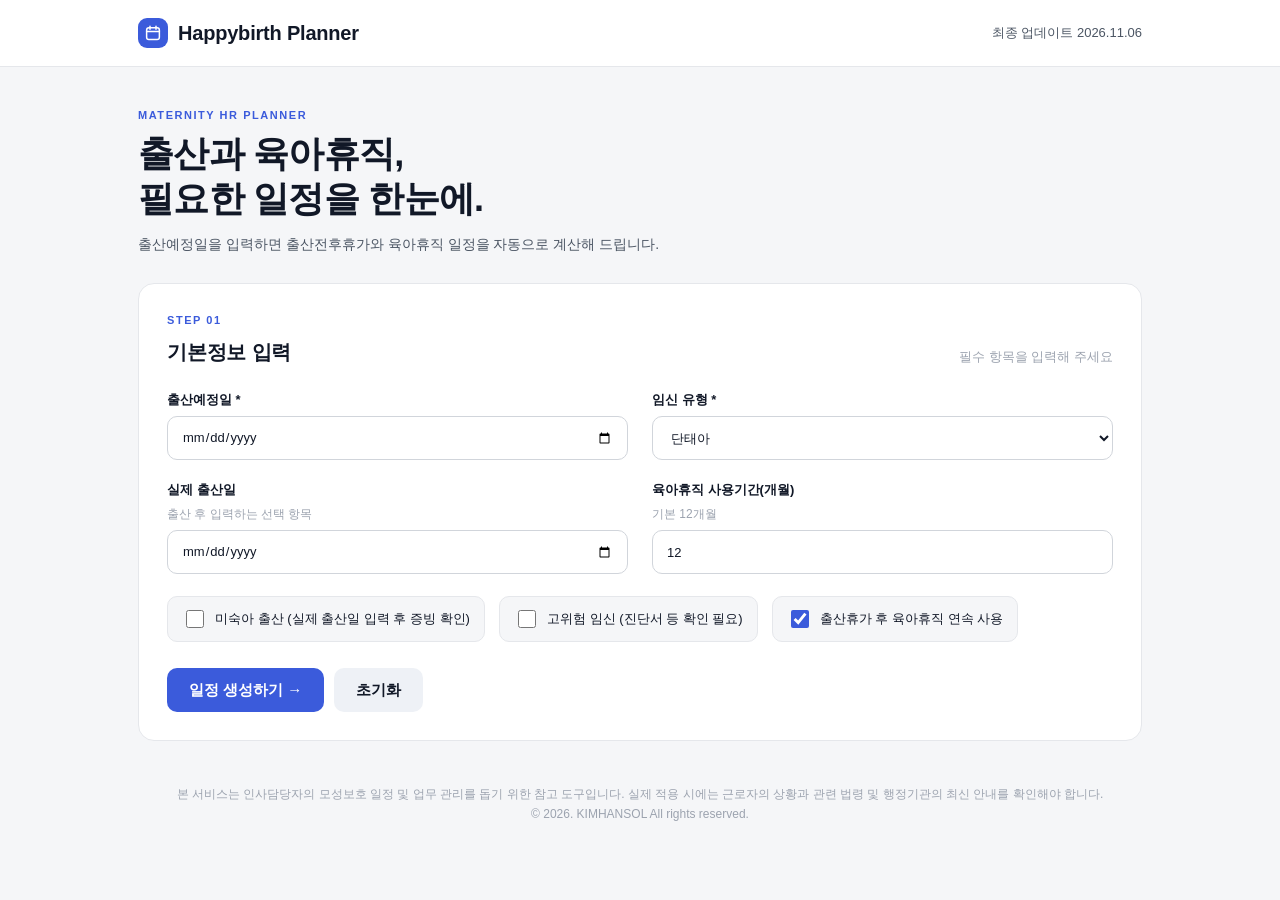
<file: index.html>
<!doctype html><html lang="ko"><head><meta charset="utf-8"><meta name="viewport" content="width=device-width,initial-scale=1">
<meta name="description" content="출산예정일만 입력하면 임신기 근로시간 단축, 출산전후휴가, 육아휴직 일정을 한 번에 계산해 드립니다."><meta property="og:type" content="website"><meta property="og:site_name" content="Happybirth Planner"><meta property="og:title" content="Happybirth Planner — 복잡한 모성보호 일정, 한 번에 정리"><meta property="og:description" content="출산예정일만 입력하면 임신기 근로시간 단축, 출산전후휴가, 육아휴직 일정을 한 번에 계산해 드립니다."><meta property="og:url" content="https://happybirth-planner.vercel.app/"><meta property="og:image" content="https://happybirth-planner.vercel.app/img/og-image.jpg"><meta property="og:image:width" content="1200"><meta property="og:image:height" content="675"><meta property="og:image:alt" content="복잡한 모성보호 일정, 한 번에 정리"><meta name="twitter:card" content="summary_large_image"><meta name="twitter:image" content="https://happybirth-planner.vercel.app/img/og-image.jpg">
<title>Happybirth Planner</title><link rel="stylesheet" href="css/app.css"></head><body>
<header><div class="wrapc"><div class="logo"><i><svg viewBox="0 0 24 24" width="18" height="18" fill="none" stroke="#fff" stroke-width="2" stroke-linecap="round" stroke-linejoin="round" aria-hidden="true"><rect x="3.5" y="5" width="17" height="15.5" rx="3"/><path d="M3.5 10h17M8 3v4M16 3v4"/></svg></i>Happybirth Planner</div><span class="upd" id="upd"></span></div></header>
<main>
<div id="inp">
<p class="eyebrow">Maternity HR Planner</p><h1>출산과 육아휴직,<br>필요한 일정을 한눈에.</h1>
<p class="lead">출산예정일을 입력하면 출산전후휴가와 육아휴직 일정을 자동으로 계산해 드립니다.</p>
<section class="card"><div class="chead"><div><p class="eyebrow">Step 01</p><h2>기본정보 입력</h2></div><span class="hint">필수 항목을 입력해 주세요</span></div>
<div class="grid">
<label>출산예정일 *<input type="date" id="edd"></label>
<label>임신 유형 *<select id="multiple"><option value="0">단태아</option><option value="1">다태아</option></select></label>
<label>실제 출산일<small>출산 후 입력하는 선택 항목</small><input type="date" id="birth"></label>
<label>육아휴직 사용기간(개월)<small>기본 12개월</small><input type="number" id="months" value="12" min="1" max="24"></label></div>
<div class="opts"><label class="ck"><input type="checkbox" id="prem">미숙아 출산 (실제 출산일 입력 후 증빙 확인)</label>
<label class="ck"><input type="checkbox" id="hr">고위험 임신 (진단서 등 확인 필요)</label>
<label class="ck"><input type="checkbox" id="linked" checked>출산휴가 후 육아휴직 연속 사용</label></div>
<div class="btns"><button id="go">일정 생성하기 →</button><button class="sec" id="reset" type="button">초기화</button></div></section>
</div>
<div id="res" hidden>
<div class="rhead"><div><p class="eyebrow">Timeline</p><h1>모성보호 일정</h1><p class="lead" id="rs"></p></div>
<div class="ract noprint"><button class="sec" id="back" type="button">처음으로</button></div></div>
<div class="cards" id="sum"></div><div id="chk"></div><div id="warns"></div>
<section class="card"><div class="chead"><div><h2>주요 일정</h2></div><span class="hint noprint">일정별 날짜 수정 가능</span></div><div class="kcs" id="key"></div></section>
<section class="card"><div class="chead"><div><h2>타임라인</h2></div></div><div id="tl"></div></section>
<section class="card"><div class="chead"><div><h2>상세 일정표</h2></div></div><div class="wrap"><table><thead><tr><th>일정</th><th>시작일</th><th>종료일</th><th>기간</th><th>구분</th><th>적용 제도·근거</th><th class="noprint">수정</th></tr></thead><tbody id="tbody"></tbody></table></div>
<p class="note">*임신기 근로시간 단축: 1일 근로시간이 8시간 미만인 경우 6시간이 되도록 단축 허용</p></section>

</div>
</main>
<footer>본 서비스는 인사담당자의 모성보호 일정 및 업무 관리를 돕기 위한 참고 도구입니다. 실제 적용 시에는 근로자의 상황과 관련 법령 및 행정기관의 최신 안내를 확인해야 합니다.<br>© 2026. KIMHANSOL All rights reserved.</footer>
<dialog id="dlg"><form method="dialog"><h2 id="dl-t"></h2><label>시작일<input type="date" id="d-s"></label><label>종료일<input type="date" id="d-e"></label><p class="note" id="d-sg"></p>
<div class="row"><button type="button" class="sec" id="d-reset">자동값으로 복원</button><button value="cancel" class="sec">취소</button><button id="d-save" value="ok">저장</button></div></form></dialog>
<script src="js/date-utils.js"></script><script src="js/regulations.js"></script><script src="js/leave-calculator.js"></script><script src="js/app.js"></script>
</body></html>
</file>
<file: css/app.css>
/* Happybirth Planner — 파란 단색 액센트, 흰 카드(1px 테두리·16px), 넉넉한 여백, 영문 라벨+큰 제목 위계 */
:root{--acc:#3B5BDB;--accH:#364FC7;--accBG:#EEF2FF;--tx:#111827;--tx2:#4B5563;--mut:#9CA3AF;--bd:#E5E7EB;--bg:#F5F6F8;--sec:#EEF1F6;--secH:#E3E8F0;
--green:#2B8A63;--red:#DC2626;--redBG:#FEF2F2;--okBG:#ECFDF5;--amber:#B45309;--amberBG:#FFF4E5;--r:16px;--r-sm:10px}
*{box-sizing:border-box}
body{margin:0;font:15px/1.6 -apple-system,BlinkMacSystemFont,'Apple SD Gothic Neo','Malgun Gothic','Segoe UI',sans-serif;background:var(--bg);color:var(--tx)}
.wrapc{max-width:1036px;margin:0 auto;padding:0 16px}
/* 헤더 */
header{background:#fff;border-bottom:1px solid var(--bd)}
header .wrapc{display:flex;align-items:center;gap:12px;height:66px}
.logo{display:flex;align-items:center;gap:10px;font-size:20px;font-weight:800;letter-spacing:-.01em}
.logo i{width:30px;height:30px;border-radius:9px;background:var(--acc);display:flex;align-items:center;justify-content:center}
.hrb{background:var(--green);color:#fff;border-radius:999px;padding:4px 14px;font-size:12px;font-weight:700}
.upd{margin-left:auto;color:var(--tx2);font-size:13px}
main{max-width:1036px;margin:0 auto;padding:40px 16px 24px}
/* 제목 위계 */
.eyebrow{font-size:11px;font-weight:800;letter-spacing:.14em;text-transform:uppercase;color:var(--acc);margin:0 0 6px}
h1{margin:0 0 12px;font-size:36px;line-height:1.25;font-weight:800;letter-spacing:-.02em}
.lead{margin:0 0 28px;color:var(--tx2);font-size:14px}
h2{margin:0;font-size:20px;font-weight:700;letter-spacing:-.01em}
.card{background:#fff;border:1px solid var(--bd);border-radius:var(--r);padding:28px;margin-bottom:20px}
.chead{display:flex;align-items:flex-end;justify-content:space-between;gap:12px;margin-bottom:22px}
.chead .hint{color:var(--mut);font-size:13px}
/* 폼 */
.grid{display:grid;grid-template-columns:1fr 1fr;gap:20px 24px}
label{display:flex;flex-direction:column;gap:6px;font-size:13px;font-weight:700;color:var(--tx)}
label small{font-weight:400;color:var(--mut);font-size:12px;margin-top:-2px}
input,select{height:44px;padding:0 14px;background:#fff;border:1px solid #D1D5DB;border-radius:var(--r-sm);font:inherit;font-weight:500;color:var(--tx);width:100%;transition:border-color .15s,box-shadow .15s}
input:focus,select:focus{outline:0;border-color:var(--acc);box-shadow:0 0 0 3px rgba(59,91,219,.15)}
.opts{display:flex;flex-wrap:wrap;gap:10px 14px;margin-top:22px}
label.ck{flex-direction:row;align-items:center;gap:8px;font-size:13px;font-weight:500;background:var(--bg);border:1px solid var(--bd);border-radius:var(--r-sm);padding:10px 14px;cursor:pointer}
input[type=checkbox]{width:18px;height:18px;accent-color:var(--acc);padding:0}
.btns{display:flex;flex-wrap:wrap;gap:10px;margin-top:26px}
/* 버튼 */
button{white-space:nowrap;height:44px;background:var(--acc);color:#fff;border:0;border-radius:var(--r-sm);padding:0 22px;cursor:pointer;font:inherit;font-weight:700;transition:background .15s}
button:hover{background:var(--accH)}
button.sec{background:var(--sec);color:var(--tx)}button.sec:hover{background:var(--secH)}
button.mini{height:34px;padding:0 16px;font-size:13px}
/* 결과 상단 */
.rhead{display:flex;align-items:flex-end;justify-content:space-between;gap:16px;flex-wrap:wrap;margin-bottom:24px}
.rhead h1{margin-bottom:8px}.rhead .lead{margin:0}
#rs{display:flex;align-items:center;gap:10px;flex-wrap:wrap;font-size:17px;color:var(--tx);margin-top:4px}#rs[hidden]{display:none}
.rs-d{color:var(--tx2);font-weight:600}.rs-n{font-weight:800;font-size:18px}.rs-t{font-size:13px;font-weight:700;color:var(--acc);background:#EDF2FF;border-radius:999px;padding:3px 10px}
.ract{display:flex;gap:8px;flex-wrap:wrap}
.cards{display:grid;grid-template-columns:repeat(4,1fr);gap:16px;margin-bottom:16px}
.sc{background:#fff;border:1px solid var(--bd);border-radius:var(--r);padding:18px 20px}
.sc small{display:block;color:var(--tx2);font-size:12px;margin-bottom:6px}.sc b{display:block;font-size:17px;font-weight:800;letter-spacing:-.01em}.sc span{display:block;margin-top:6px;color:var(--mut);font-size:12px}
.chk{display:flex;gap:10px;align-items:center;flex-wrap:wrap;border-radius:var(--r);padding:14px 20px;margin-bottom:16px;font-size:14px;font-weight:700}
.chk.ok{background:var(--okBG);color:#047857;border:1px solid #A7F3D0}.chk.bad{background:var(--redBG);color:var(--red);border:1px solid #FECACA}
.chk em{font-style:normal;font-weight:500;font-size:13px;opacity:.9}
.warn{background:#FFFBEB;border:1px solid #FDE68A;color:#92400E;padding:10px 16px;margin:0 0 8px;border-radius:var(--r-sm);font-size:13px}
#warns{margin-bottom:20px}
/* 주요 일정 카드 */
.kcs{display:grid;grid-template-columns:repeat(auto-fit,minmax(210px,1fr));gap:14px}
.kc{background:#fff;border:1px solid var(--bd);border-top:3px solid var(--acc);border-radius:var(--r-sm);padding:16px 18px;cursor:pointer;transition:box-shadow .15s}
.kc:hover{box-shadow:0 4px 14px rgba(17,24,39,.08)}
.kc small{display:block;color:var(--tx2);font-size:12px}.kc b{display:block;font-size:18px;font-weight:800;margin:6px 0 4px}.kc span{color:var(--mut);font-size:12px}
/* 타임라인 */
.tlw{overflow-x:auto}.tl{position:relative;min-width:640px;padding-top:22px;margin:4px 0}.tr{position:relative;height:30px;margin:6px 0}
.tb{position:absolute;top:0;height:26px;border-radius:8px;color:#fff;font-size:12px;font-weight:700;padding:4px 10px;overflow:hidden;white-space:nowrap;cursor:pointer;transition:filter .15s}.tb:hover{filter:brightness(.92)}
.tbo{position:absolute;top:5px;font-size:12px;font-weight:700;color:var(--tx2);white-space:nowrap;cursor:pointer}
.tk{position:absolute;top:0;bottom:0;border-left:1px dashed var(--bd)}.tk span{position:absolute;top:0;left:4px;font-size:10px;font-weight:600;color:var(--mut);white-space:nowrap}
.edd{position:absolute;top:18px;bottom:-4px;width:2px;background:#F59E0B}
/* 표 */
.wrap{overflow-x:auto}
table{border-collapse:collapse;width:100%;font-size:13px}
th{background:#F8FAFC;color:var(--tx2);font-weight:700;font-size:12px;white-space:nowrap;text-align:left;padding:12px 12px}
td{border-bottom:1px solid var(--bd);padding:14px 12px;vertical-align:middle;white-space:nowrap}td.basis{white-space:normal;min-width:240px;color:var(--tx2)}td b{font-weight:700}
td input[type=date]{height:34px;font-size:12px;padding:0 8px}
.pill{display:inline-block;border-radius:999px;padding:2px 10px;font-size:11px;font-weight:700;background:var(--accBG);color:var(--acc)}.pill.man{background:var(--amberBG);color:var(--amber)}
a{color:var(--acc);font-weight:600}a:hover{color:var(--accH)}.note{font-size:12px;color:var(--tx2);margin:14px 0 0}
footer{max-width:1036px;margin:0 auto 40px;padding:0 16px;font-size:12px;color:var(--mut);text-align:center}
/* 수정창 */
dialog{border:1px solid var(--bd);border-radius:var(--r);padding:26px;max-width:440px;width:92%;box-shadow:0 16px 40px rgba(17,24,39,.18);color:var(--tx)}
dialog::backdrop{background:rgba(17,24,39,.45)}dialog h2{font-size:18px;margin-bottom:16px}dialog label{margin-top:14px}
.row{display:flex;gap:8px;margin-top:22px;justify-content:flex-end;flex-wrap:wrap}.row button{height:40px;padding:0 16px}
[hidden]{display:none!important}
@media(max-width:760px){h1{font-size:28px}.grid{grid-template-columns:1fr}.cards{grid-template-columns:1fr 1fr}.card{padding:20px}.upd{font-size:11px}.logo{font-size:17px}}
@media print{header,footer,.noprint,dialog,#inp{display:none!important}body{background:#fff}.card,.sc,.kc{break-inside:avoid}main{padding-top:0}}
</file>
